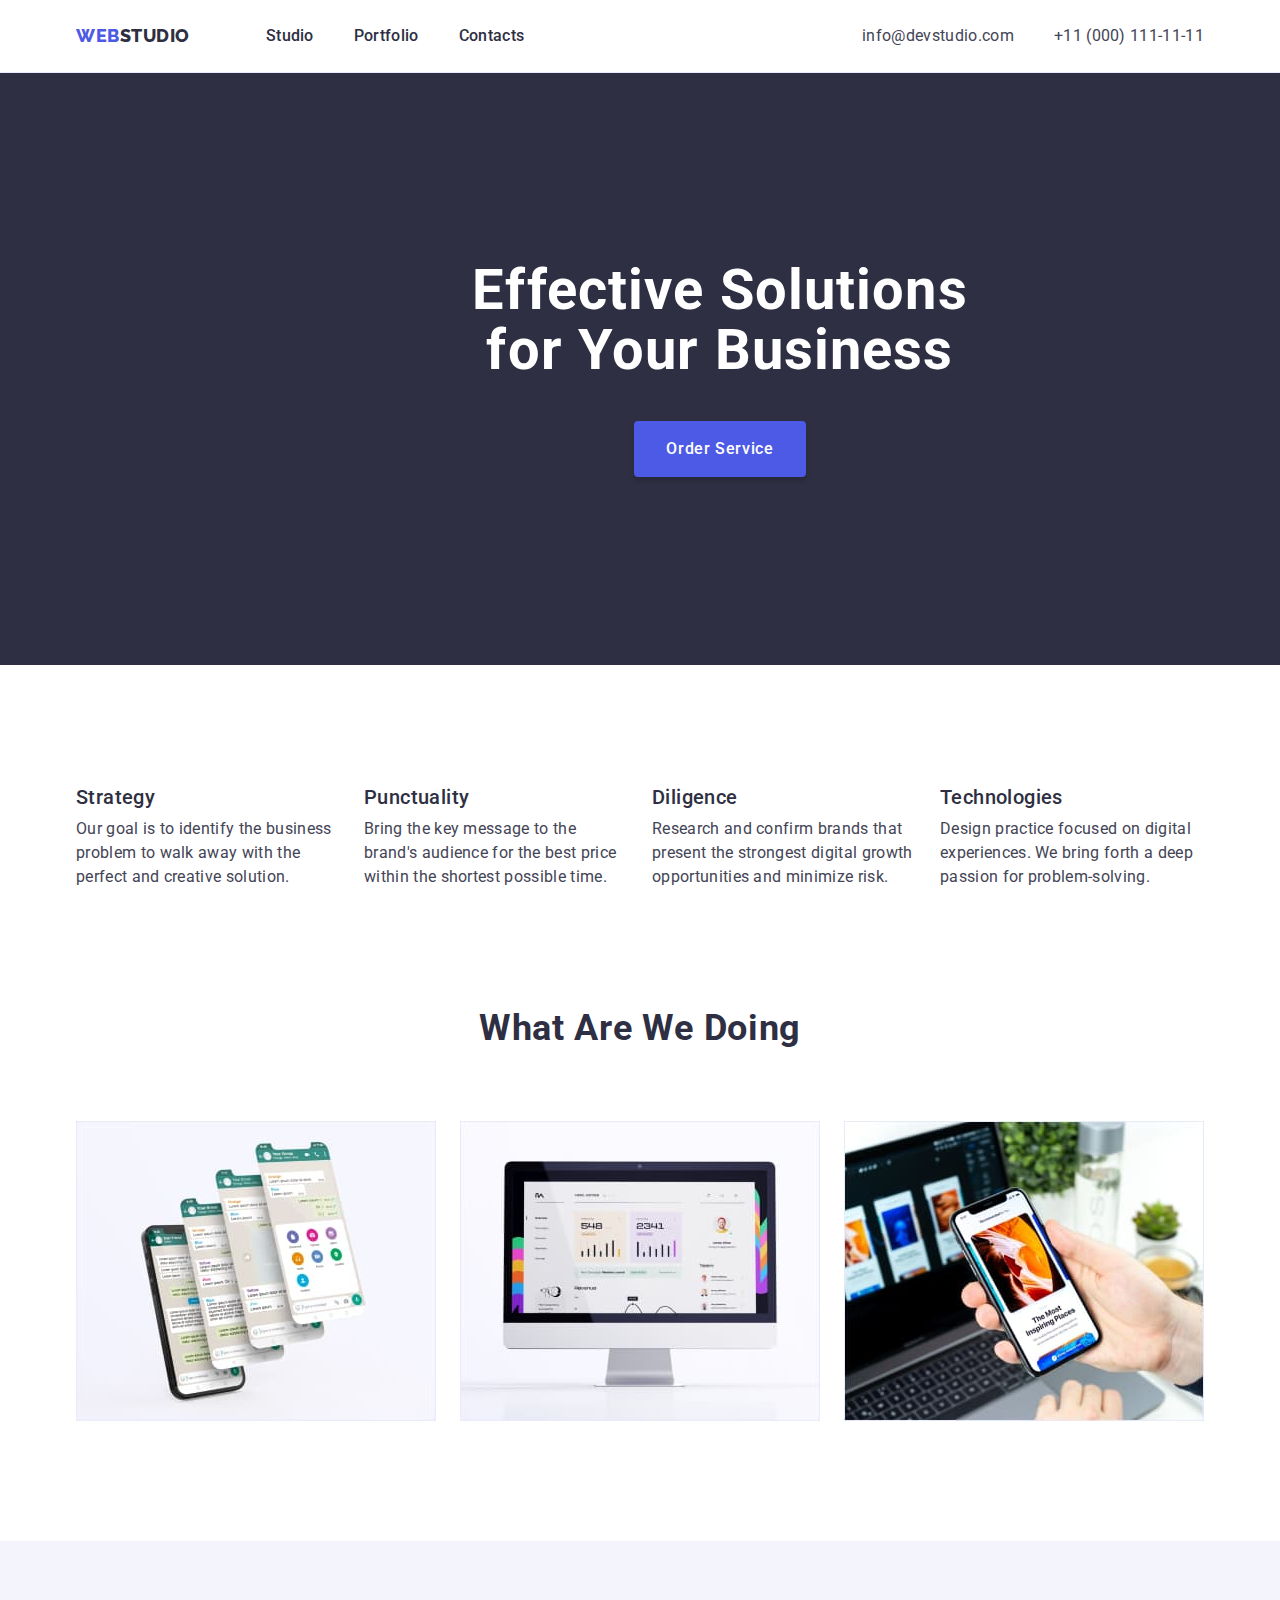
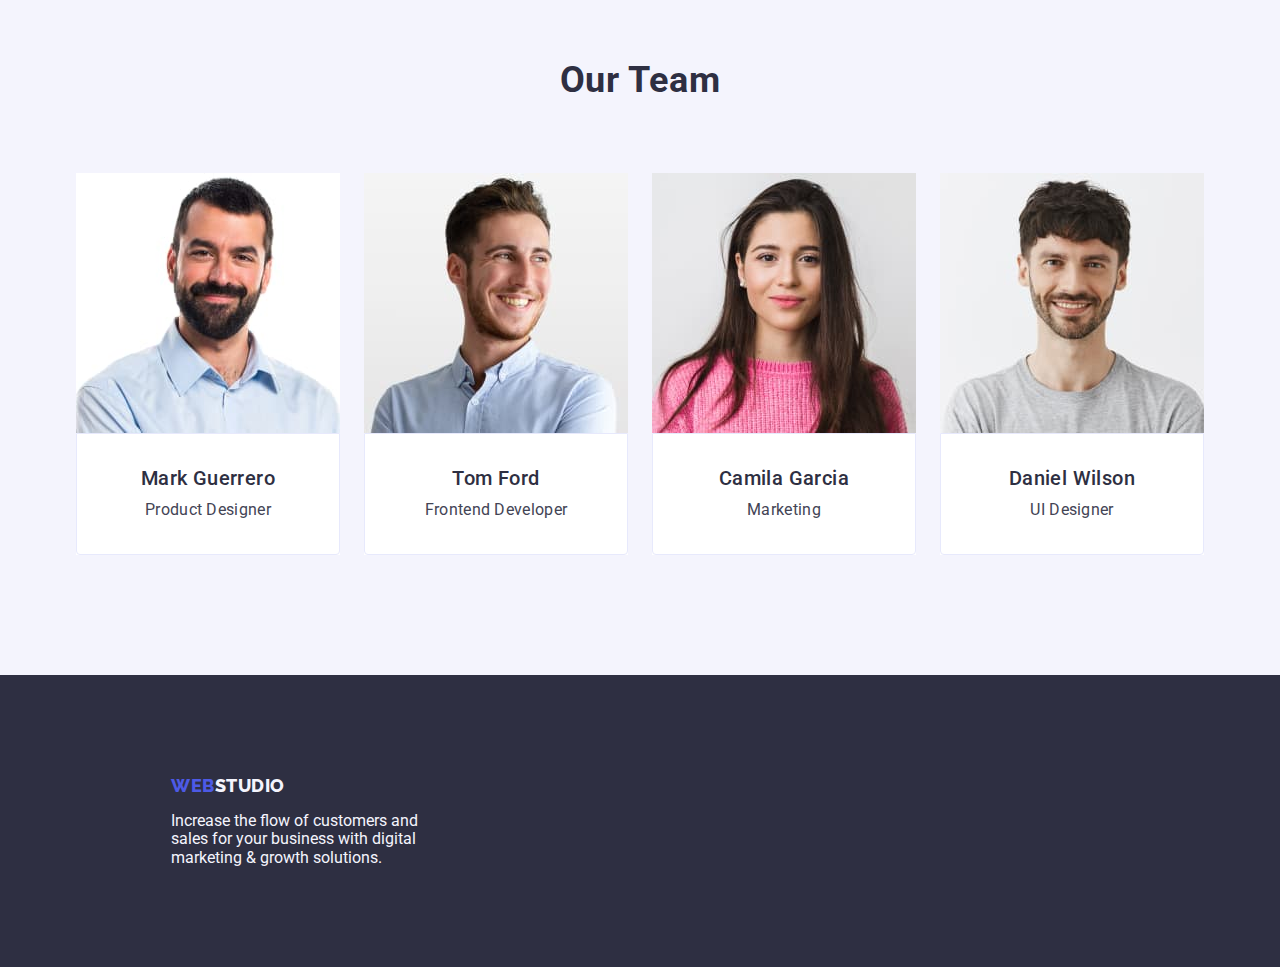
<file: index.html>
<!DOCTYPE html>
<html lang="en">
  <head>
    <meta charset="UTF-8" />
    <meta http-equiv="X-UA-Compatible" content="IE=edge" />
    <meta name="viewport" content="width=device-width, initial-scale=1.0" />

    <link rel="preconnect" href="https://fonts.googleapis.com" />
    <link rel="preconnect" href="https://fonts.gstatic.com" crossorigin />
    <link
      href="https://fonts.googleapis.com/css2?family=Raleway:wght@800&family=Roboto:wght@400;500;700;900&display=swap"
      rel="stylesheet"
    />
    <link
      rel="stylesheet"
      href="https://cdnjs.cloudflare.com/ajax/libs/modern-normalize/1.0.0/modern-normalize.min.css"
    />
    <link rel="stylesheet" href="./css/styles.css" />
    <title>Студія</title>
  </head>
  <body>
    <header class="header">
      <div class="container header-container">
        <nav class="navigation">
          <a href="./index.html" class="logo link"
            >Web<span class="logo-studio-header">Studio</span></a
          >
          <ul class="menu-items list">
            <li>
              <a class="menu-item link" href="./index.html">Studio</a>
            </li>
            <li>
              <a class="menu-item link" href="./portfolio.html">Portfolio</a>
            </li>
            <li>
              <a class="menu-item link" href="">Contacts</a>
            </li>
          </ul>
        </nav>
        <address class="contacts-list">
          <ul class="contacts list">
            <li class="contact-li link">
              <a href="mailto:info@devstudio.com" class="contact link"
                >info@devstudio.com</a
              >
            </li>
            <li class="contact-li link">
              <a href="tel:+110001111111" class="contact link"
                >+11 (000) 111-11-11</a
              >
            </li>
          </ul>
        </address>
      </div>
    </header>
    <main>
      <section class="hero section">
        <div class="container hero-container">
          <h1 class="main-header">Effective Solutions for Your Business</h1>
          <button type="button" class="order button">Order Service</button>
        </div>
      </section>
      <section class="about section">
        <div class="container about-container">
          <h2 hidden class="benefits-header">Benefits</h2>
          <ul class="benefits list">
            <li class="benefit">
              <h3 class="benefit-header">Strategy</h3>
              <p class="benefit-text">
                Our goal is to identify the business problem to walk away with
                the perfect and creative solution.
              </p>
            </li>
            <li class="benefit">
              <h3 class="benefit-header">Punctuality</h3>
              <p class="benefit-text">
                Bring the key message to the brand's audience for the best price
                within the shortest possible time.
              </p>
            </li>
            <li class="benefit">
              <h3 class="benefit-header">Diligence</h3>
              <p class="benefit-text">
                Research and confirm brands that present the strongest digital
                growth opportunities and minimize risk.
              </p>
            </li>
            <li class="benefit">
              <h3 class="benefit-header">Technologies</h3>
              <p class="benefit-text">
                Design practice focused on digital experiences. We bring forth a
                deep passion for problem-solving.
              </p>
            </li>
          </ul>
        </div>
      </section>
      <section class="portfolio section">
        <div class="container portfolio-container">
          <h2 class="works-header">What are we doing</h2>
          <ul class="works-index list">
            <li class="work-index">
              <img src="./images/work1.jpg" alt="Work1" width="360" />
            </li>
            <li class="work-index">
              <img src="./images/work2.jpg" alt="work2" width="360" />
            </li>
            <li class="work-index">
              <img src="./images/work3.jpg" alt="work3" width="360" />
            </li>
          </ul>
        </div>
      </section>
      <section class="team section">
        <div class="container team-container">
          <h2 class="team-header">Our Team</h2>
          <ul class="teammembers list">
            <li class="teammember">
              <img
                src="./images/Mark.jpg"
                alt="Mark"
                width="264"
                height="260"
              />
              <div class="teammember-content">
                <h3 class="teammember-name">Mark Guerrero</h3>
                <p class="teammember-position">Product Designer</p>
              </div>
            </li>
            <li class="teammember">
              <img src="./images/Tom.jpg" alt="Tom" class="teammember-photo" />
              <div class="teammember-content">
                <h3 class="teammember-name">Tom Ford</h3>
                <p class="teammember-position">Frontend Developer</p>
              </div>
            </li>
            <li class="teammember">
              <img
                src="./images/Camila.jpg"
                alt="Camila"
                width="264"
                class="teammember-photo"
              />
              <div class="teammember-content">
                <h3 class="teammember-name">Camila Garcia</h3>
                <p class="teammember-position">Marketing</p>
              </div>
            </li>
            <li class="teammember">
              <img
                src="./images/Daniel.jpg"
                alt="Daniel"
                width="264"
                class="teammember-photo"
              />
              <div class="teammember-content">
                <h3 class="teammember-name">Daniel Wilson</h3>
                <p class="teammember-position">UI Designer</p>
              </div>
            </li>
          </ul>
        </div>
      </section>
    </main>
    <footer class="footer">
      <div class="container footer-container">
        <div class="footer-content">
          <a href="./index.html" class="logo-footer link"
            >Web<span class="logo-studio-footer">Studio</span></a
          >
          <p class="footer-text">
            Increase the flow of customers and sales for your business with
            digital marketing & growth solutions.
          </p>
        </div>
      </div>
    </footer>
  </body>
</html>
</file>
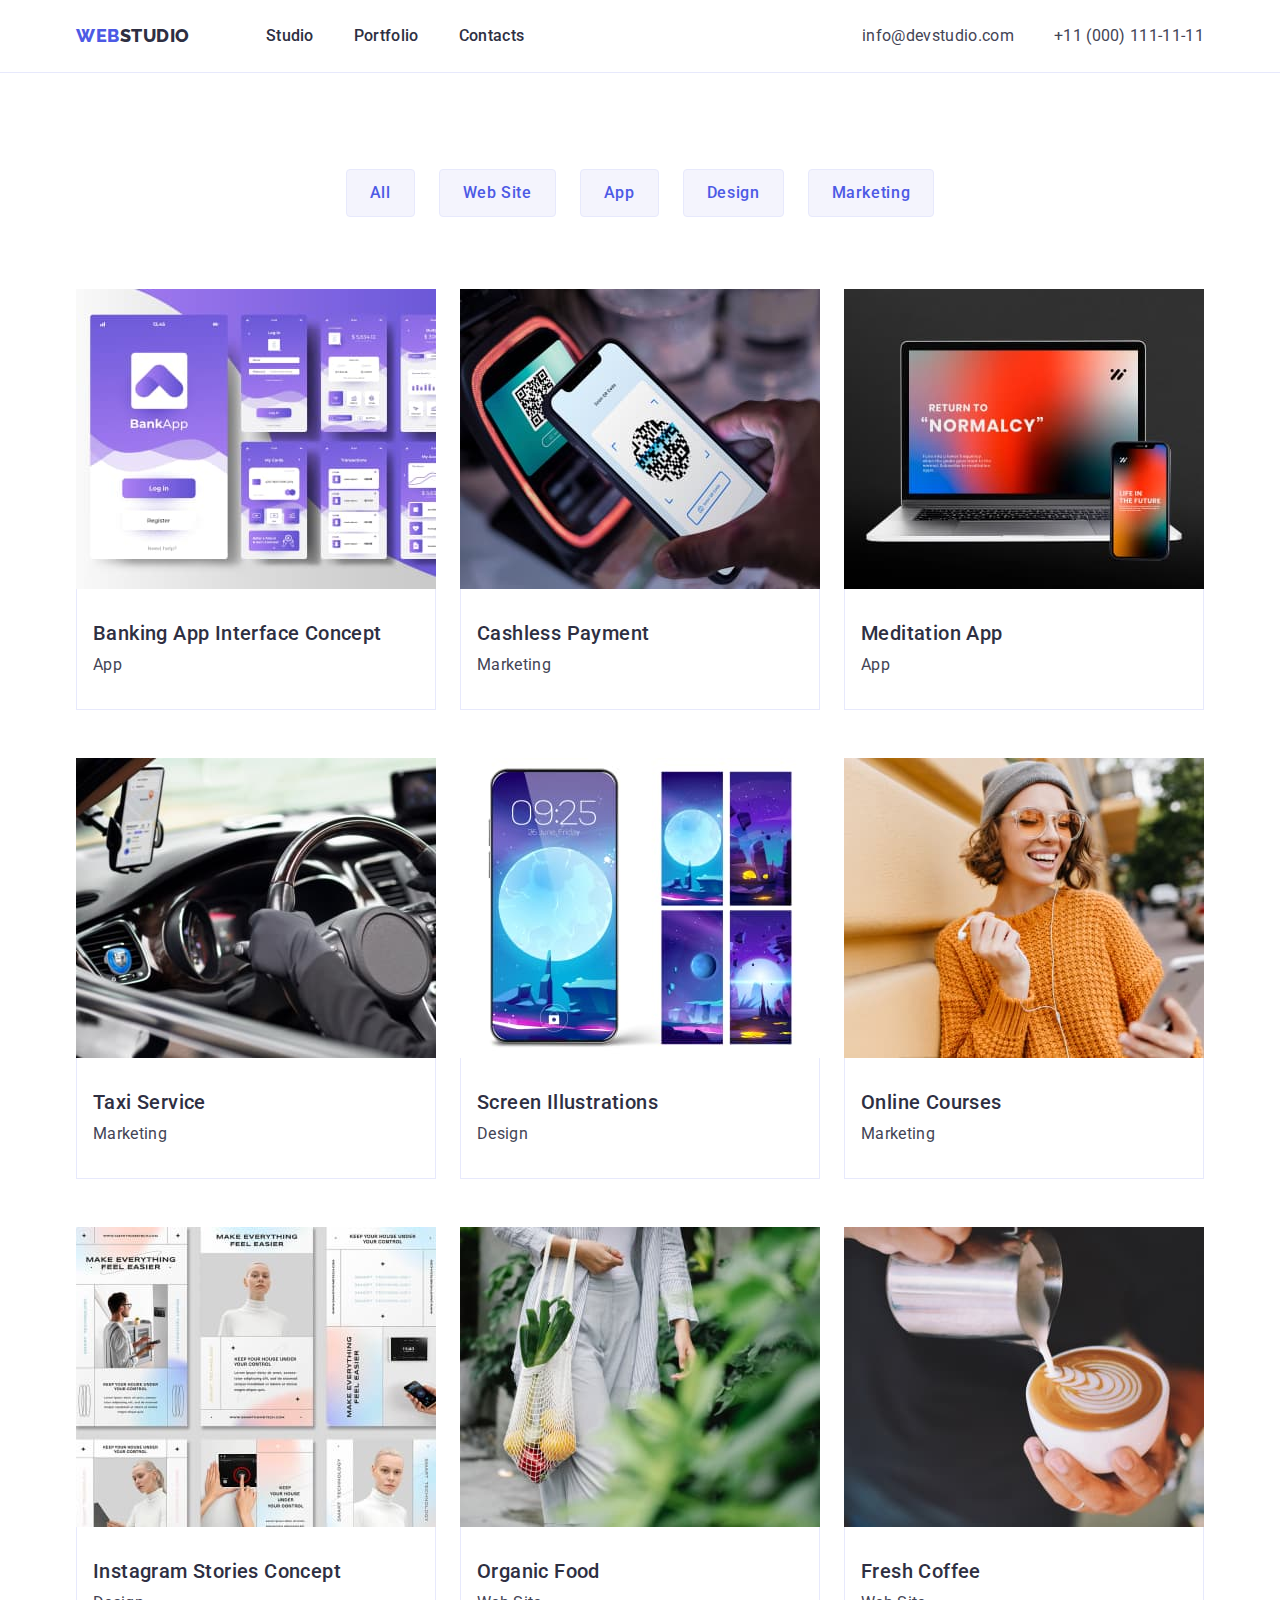
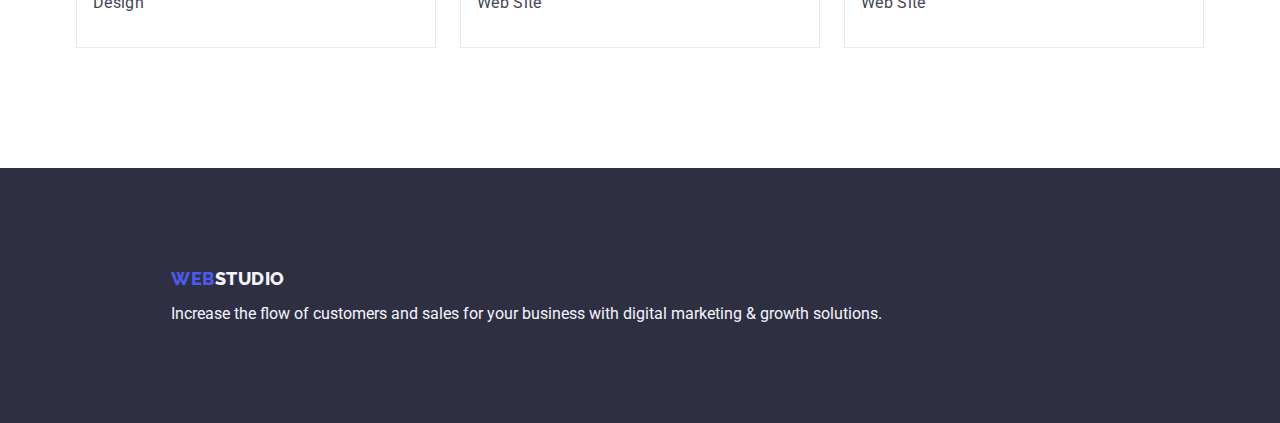
<file: portfolio.html>
<!DOCTYPE html>
<html lang="en">
  <head>
    <meta charset="UTF-8" />
    <meta http-equiv="X-UA-Compatible" content="IE=edge" />
    <meta name="viewport" content="width=device-width, initial-scale=1.0" />
    <link rel="preconnect" href="https://fonts.googleapis.com" />
    <link rel="preconnect" href="https://fonts.gstatic.com" crossorigin />
    <link
      href="https://fonts.googleapis.com/css2?family=Raleway:wght@800&family=Roboto:wght@400;500;700;900&display=swap"
      rel="stylesheet"
    />
    <link
      rel="stylesheet"
      href="https://cdnjs.cloudflare.com/ajax/libs/modern-normalize/1.0.0/modern-normalize.min.css"
    />
    <link rel="stylesheet" href="./css/styles.css" />
    <title>Портфоліо</title>
  </head>
  <body>
    <header class="header">
      <div class="container header-container">
        <nav class="navigation">
          <a href="./index.html" class="logo link"
            >Web<span class="logo-studio-header">Studio</span></a
          >
          <ul class="menu-items list">
            <li>
              <a class="menu-item link" href="./index.html">Studio</a>
            </li>
            <li>
              <a class="menu-item link" href="./portfolio.html">Portfolio</a>
            </li>
            <li>
              <a class="menu-item link" href="">Contacts</a>
            </li>
          </ul>
        </nav>
        <address class="contacts-list">
          <ul class="contacts list">
            <li class="contact-li link">
              <a href="mailto:info@devstudio.com" class="contact link"
                >info@devstudio.com</a
              >
            </li>
            <li class="contact-li link">
              <a href="tel:+110001111111" class="contact link"
                >+11 (000) 111-11-11</a
              >
            </li>
          </ul>
        </address>
      </div>
    </header>

    <main>
      <section class="portfolio-works section">
        <div class="container works-container">
          <h1 hidden>Our Portfolio</h1>
          <ul class="filters list">
            <li>
              <button type="button" class="filter button">All</button>
            </li>
            <li>
              <button type="button" class="filter button">Web Site</button>
            </li>
            <li>
              <button type="button" class="filter button">App</button>
            </li>
            <li>
              <button type="button" class="filter button">Design</button>
            </li>
            <li>
              <button type="button" class="filter button">Marketing</button>
            </li>
          </ul>
          <ul class="works-portfolio list">
            <li class="portfoliowork link">
              <a href="index.html" class="work-portfolio link">
                <img
                  src="./images/bankapp.jpg"
                  alt="bankapp"
                  width="360"
                  class="portfoliophoto"
                />
                <div class="portfolio-work-content">
                  <h2 class="work-header">Banking App Interface Concept</h2>
                  <p class="work-text">App</p>
                </div>
              </a>
            </li>
            <li class="portfoliowork link">
              <a href="index.html" class="work-portfolio link">
                <img
                  src="./images/cashlesspay.jpg"
                  alt="cashlesspay"
                  width="360"
                  class="portfoliophoto"
                />
                <div class="portfolio-work-content">
                  <h2 class="work-header">Cashless Payment</h2>
                  <p class="work-text">Marketing</p>
                </div>
              </a>
            </li>
            <li class="portfoliowork link">
              <a href="index.html" class="work-portfolio link">
                <img
                  src="./images/meditapp.jpg"
                  alt="meditationapp"
                  width="360"
                  class="portfoliophoto"
                />
                <div class="portfolio-work-content">
                  <h2 class="work-header">Meditation App</h2>
                  <p class="work-text">App</p>
                </div>
              </a>
            </li>
            <li class="portfoliowork link">
              <a href="index.html" class="work-portfolio link">
                <img
                  src="./images/taxi.jpg"
                  alt="taxi"
                  width="360"
                  class="portfoliophoto"
                />
                <div class="portfolio-work-content">
                  <h2 class="work-header">Taxi Service</h2>
                  <p class="work-text">Marketing</p>
                </div>
              </a>
            </li>
            <li class="portfoliowork link">
              <a href="index.html" class="work-portfolio link">
                <img
                  src="./images/screenillustrations.jpg"
                  alt="screens"
                  width="360"
                  class="portfoliophoto"
                />
                <div class="portfolio-work-content">
                  <h2 class="work-header">Screen Illustrations</h2>
                  <p class="work-text">Design</p>
                </div>
              </a>
            </li>
            <li class="portfoliowork link">
              <a href="index.html" class="work-portfolio link">
                <img
                  src="./images/onlinecourse.jpg"
                  alt="onlinecourse"
                  width="360"
                  class="portfoliophoto"
                />
                <div class="portfolio-work-content">
                  <h2 class="work-header">Online Courses</h2>
                  <p class="work-text">Marketing</p>
                </div>
              </a>
            </li>
            <li class="portfoliowork link">
              <a href="index.html" class="work-portfolio link">
                <img
                  src="./images/instagram.jpg"
                  alt="instories"
                  width="360"
                  class="portfoliophoto"
                />
                <div class="portfolio-work-content">
                  <h2 class="work-header">Instagram Stories Concept</h2>
                  <p class="work-text">Design</p>
                </div>
              </a>
            </li>
            <li class="portfoliowork link">
              <a href="index.html" class="work-portfolio link">
                <img
                  src="./images/organicfood.jpg"
                  alt="organicfood"
                  width="360"
                  class="portfoliophoto"
                />
                <div class="portfolio-work-content">
                  <h2 class="work-header">Organic Food</h2>
                  <p class="work-text">Web Site</p>
                </div>
              </a>
            </li>

            <li class="portfoliowork link">
              <a href="index.html" class="work-portfolio link">
                <img
                  src="./images/cofee.jpg"
                  alt="cofee"
                  width="360"
                  class="portfoliophoto"
                />
                <div class="portfolio-work-content">
                  <h2 class="work-header">Fresh Coffee</h2>
                  <p class="work-text">Web Site</p>
                </div>
              </a>
            </li>
          </ul>
        </div>
      </section>
    </main>
    <footer class="footer">
      <div class="container footer-container">
        <a href="./index.html" class="logo-footer link"
          >Web<span class="logo-studio-footer">Studio</span></a
        >
        <p class="footer-text">
          Increase the flow of customers and sales for your business with
          digital marketing & growth solutions.
        </p>
      </div>
    </footer>
  </body>
</html>
</file>
<file: css/styles.css>
/* all */

:root{
    --color-white:#ffffff;
    --color-primary: #4D5AE5;
    --color-pressed: #404BBF;
    --color-dark:#2E2F42;
    --color-success:#31D0AA;
    --color-body-text:#434455;
    --color-subtle-text: #8E8F99;
    --color-accent: #E7E9FC;
    --color-overlay:#2E2F42 40%;
    --color-light: #F4F4FD;
}
html {
    box-sizing: border-box;
}

*,
*::before,
*::after {
    box-sizing: inherit;
    margin: 0;
}

body {
    background-color: #ffffff;
    font-family: "Roboto", sans-serif;
    color: var(--color-body-text);

}
.link {
    letter-spacing: 0.03em;
    color: #4D5AE5;
    text-decoration: none;
    padding: 0;
    margin: 0;
}
.container{
    max-width: 1158px;
    margin: 0 auto;
    padding: 0 15px;
}
img{
    display: block;
}


.button{
    display: inline-block;
}
.navigation {
    display: flex;
    align-items: center;
}
.menu-items{
    display: flex;
    gap: 40px;
}
.header-container{
padding: 0 15px;
    display: flex;
    justify-content: space-between;
    align-items: center;
}
.header{
    border-bottom: 1px solid #e7e9fc;
}
.contact-li{
    margin: 0;
}

.menu-item{
    text-decoration: none;
    font-family: 'Roboto', sans-serif;
        font-style: normal;
        font-weight: 500;
        font-size: 16px;
        line-height: 1.5;
        letter-spacing: 0.02em;
        color: var(--color-dark);
        padding-top: 24px;
        padding-bottom: 24px;
        display: block;
}
.menu-item:hover,
.menu-item:focus{
    font-family: 'Roboto';
        font-style: normal;
        font-weight: 500;
        font-size: 16px;
        line-height: calc(24/16);
        text-decoration: underline;
        color:var(--color-pressed);
        letter-spacing: 0.02em;
}
.contacts{
    display: flex;
    gap: 40px;
}
.contact{
    letter-spacing: 0.02em;
    font-style: normal;
        font-weight: 400;
        font-size: 16px;
        line-height: calc(24/16);
        color: var(--color-body-text);
        text-decoration: none;
}
.contacts-list{
    font-style: normal;
}
.contact:hover,
.contact:focus {
    color: #404BBF;
}
.footer {
    background-color: #2E2F42;
    color: #F4F4FD;
    min-width: 1440px;
    left: 0px;
    top: 1764px;
    padding: 100px 0;
}
.logo{
    letter-spacing: 0.03em;
    color: #4D5AE5;
    font-family: 'Raleway',sans-serif;
        font-style: normal;
        font-weight: 800;
        font-size: 18px;
        line-height: 1.17;
    text-decoration: none;
    text-transform: uppercase;
    display: inline-block;
    margin-right: 76px;
}
.logo-footer {
    letter-spacing: 0.03em;
    color: #4D5AE5;
    font-family: 'Raleway', sans-serif;
    font-style: normal;
    font-weight: 800;
    font-size: 18px;
    line-height: 1.17;
    text-decoration: none;
    text-transform: uppercase;
    display: inline-block;
    margin-bottom: 16px;
}
.logo-studio-footer {
    color: #F4F4FD;
    letter-spacing: 0.03em;
}
.logo-studio-header{
        color: #2E2F42;
        letter-spacing: 0.03em;
}
.logo:link{
    text-decoration: none;
}

.list {
    list-style: none;
    letter-spacing: 0.02em;
    color: #2e2f42;
    padding: 0;
    margin: 0;
}

.footer-container{
    margin-left:156px;
}

.footer-content{
    max-width: 264px;
}






/* index */







.hero{
    background-color: #2E2F42;
    text-align: center;
    color: white;
    min-width: 1440px;
    padding: 188px 0;
    margin: 0 auto;
}

.main-header{
    font-size: 56px;
    line-height: 1.07;
    letter-spacing: 0.02em;
    margin-bottom: 48px;
    text-align: center;
    max-width: 496px;
    margin-left:auto;
    margin-right: auto;
    margin-bottom: 40px;
}
.order{
    min-width: 169px;
    height: auto;
    background-color: #4D5AE5;
    box-shadow: 0px 4px 4px rgba(0, 0, 0, 0.15);
    border-radius: 4px;
    font-family: "Roboto", sans-serif;
    font-weight: 500;
    font-size: 16px;
    line-height: 1.5;
    letter-spacing: 0.04em;
    color: #ffffff;
    cursor: pointer;
    padding: 16px 32px;
    display: block;
    height: 56px;
    border: none;
    margin: 0 auto;
}
.order:hover,
.order:focus{
        width: auto;
        height: auto;
        background-color: #404BBF;
        box-shadow: 0px 4px 4px rgba(0, 0, 0, 0.15);
            border-radius: 4px;
}
.about{
    padding: 120px 0;
}
.benefits-header{
    margin-bottom: 72px;
}
.benefits {
    display: flex;
    gap: 24px;
    flex-wrap: wrap;
}
.benefit{
    display: inline-block;
}
.benefit-header{
    font-family: 'Roboto';
        font-style: normal;
        font-weight: 500;
        font-size: 20px;
        line-height: 24px;
        letter-spacing: 0.02em;
        color: #2e2f42;
        margin-bottom: 8px;
}
.benefit-text{
    color: var(--color-body-text);
        font-family: 'Roboto';
        font-style: normal;
        font-weight: 400;
        font-size: 16px;
        line-height: calc(24/16);
        letter-spacing: 0.02em;
        width: 264px;
        
}
.portfolio{
    padding-bottom: 120px;
}
.works-header{
    font-size: 36px;
    line-height: 1.11;
    text-align: center;
    letter-spacing: 0.02em;
    text-transform: capitalize;
    color: #2e2f42;
    margin-bottom: 72px;
}
.work-index{
    display: inline-block;
    align-items: center;
}
.works-index{
    display: flex;
    gap: 24px;
        flex-wrap: wrap;
}

.team{
   background-color:#F4F4FD;

}
.teammembers{
    display: flex;
    gap: 24px;
        flex-wrap: wrap;
}
.team-header{
    font-size: 36px;
    line-height: 1.11;
    text-align: center;
    letter-spacing: 0.02em;
    text-transform: capitalize;
    color: #2E2F42;
    margin-bottom: 72px;

}
.team{
    padding: 120px 0;
}
.teammember-name{
    color: var(--color-dark);
    line-height: 24px;
        text-transform: capitalize;
    font-family: 'Roboto';
        font-style: normal;
        font-weight: 500;
        font-size: 20px;
        letter-spacing: 0.02em;
        margin-bottom: 8px;
        text-align: center;
}

.teammember{
    background-color: #ffffff;
    display: inline-block;

}
.teammember-content{
    padding-top: 32px;
    padding-bottom: 32px;
    padding-right: 16px;
    padding-left: 16px;
    border: 1px solid #e7e9fc;
    border-bottom-left-radius: 4px;
    border-bottom-right-radius: 4px;
}
.teammember-position{
    color: #434455;
    font-family: 'Roboto';
        font-style: normal;
        font-weight: 400;
        font-size: 16px;
        line-height: calc(24/16);
        letter-spacing: 0.02em;
        text-align: center; 
}






/* portfolio  */
.portfolio-works{
    padding-top: 96px;
    padding-bottom: 120px;
}


.filter{
    background: #F4F4FD;
    color: #4D5AE5;
    font-family: "Roboto", sans-serif;
    font-style: normal;
        font-weight: 500;
        font-size: 16px;
        line-height: 24px;
        letter-spacing: 0.04em;
    border: 1px solid #E7E9FC;
    border-radius: 4px;
    display: inline-block;
    padding: 11px 23px;
    text-align: center;
}
.filter:hover,
.filter:focus{
    background-color:#404BBF;
    color:#FFFFFF;
    box-shadow: 0px 3px 1px rgba(0, 0, 0, 0.1), 0px 2px 1px rgba(0, 0, 0, 0.08), 0px 2px 2px rgba(0, 0, 0, 0.12);
    cursor: pointer;
    border: 1px solid transparent;
}
.filters{
    display: flex;
    justify-content: center;
    gap: 24px;
    margin-bottom: 72px;
        flex-wrap: wrap;
}
.works-portfolio{
    display: flex;
    justify-content: center;
    gap: 48px 24px;
    flex-wrap: wrap;
}
.portfoliowork{
        text-decoration: none;
}
.portfolio-work-content{
    border: 1px solid #E7E9FC;
    padding: 32px 16px;
    border-top: none;
}
.work-header{
    color: var(--color-dark);
    font-family: 'Roboto', sans-serif;
        font-style: normal;
        font-weight: 500;
        font-size: 20px;
        line-height: 1.2;
        letter-spacing: 0.02em;
        margin-bottom: 8px;
}
.work-text{
    line-height: 1.5;
    letter-spacing: 0.02em;
    font-family: 'Roboto', sans-serif;
        font-style: normal;
        font-weight: 400;
        font-size: 16px;
        color: #434455;
        
}
</file>
